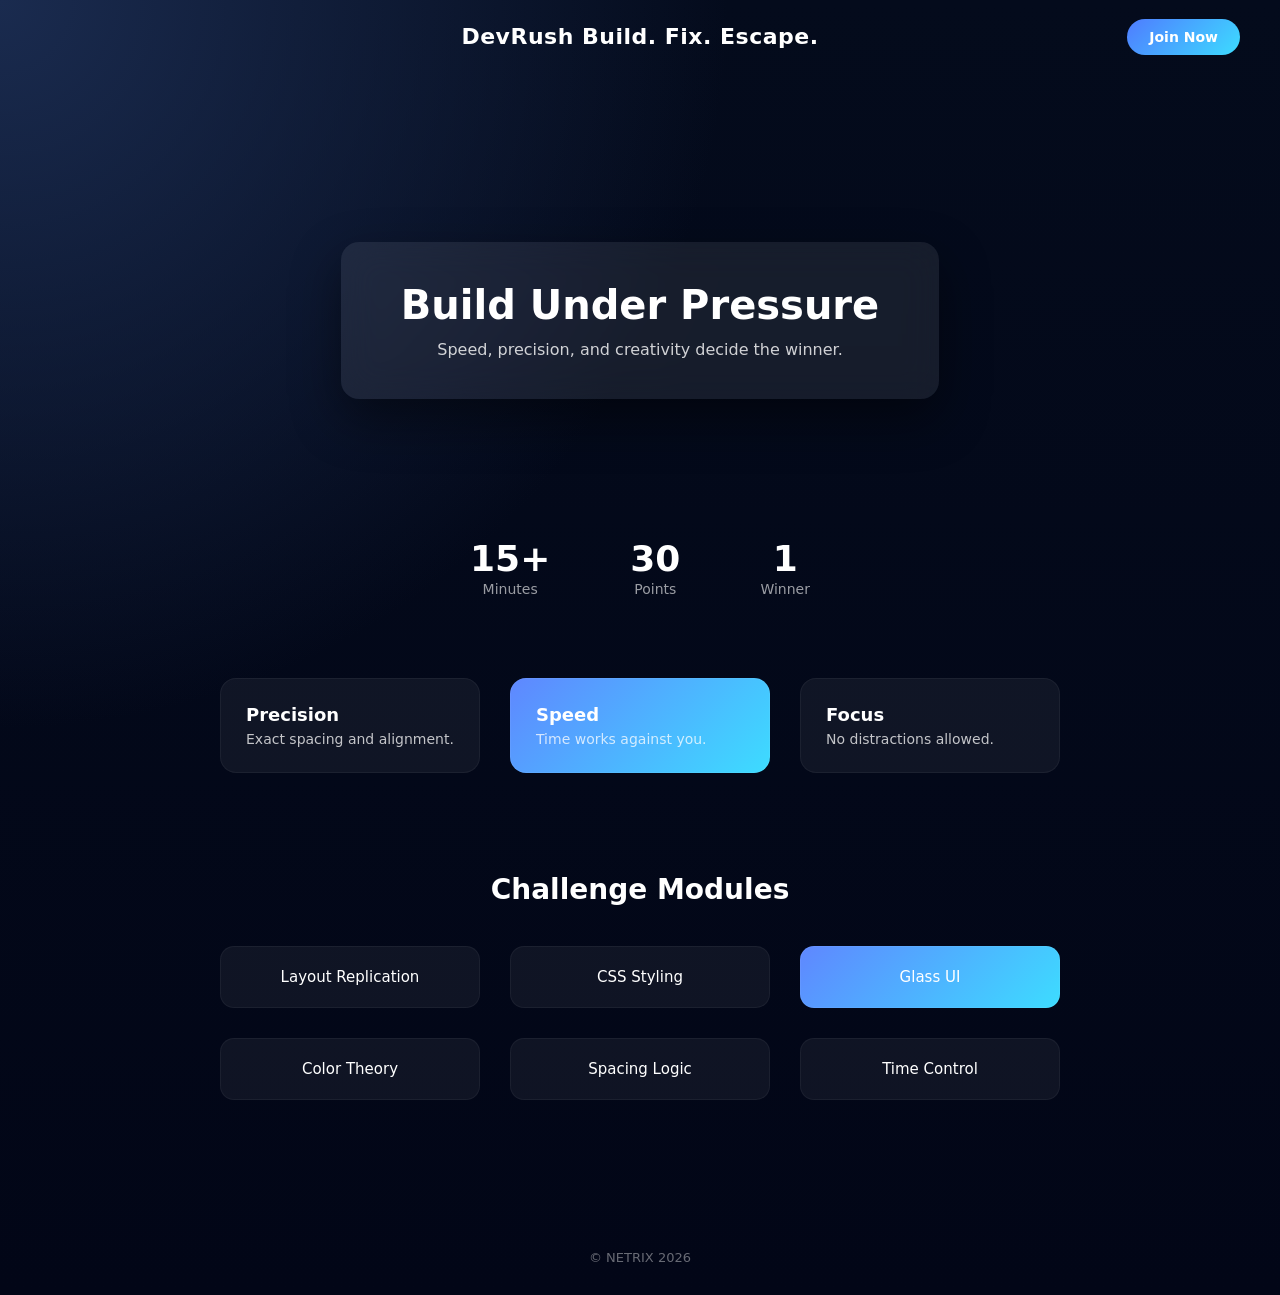
<file: index.html>
<!DOCTYPE html>
<html lang="en">
<head>
  <meta charset="UTF-8" />
  <title>DevRush</title>
  <meta name="viewport" content="width=device-width, initial-scale=1.0" />

  <style>
    * {
      margin: 0;
      padding: 0;
      box-sizing: border-box;
      font-family: "Inter", system-ui, sans-serif;
    }

    body {
      min-height: 100vh;
      background:
        radial-gradient(circle at top left, #1a2b4f 0%, transparent 40%),
        linear-gradient(180deg, #040b1c, #020617);
      color: #fff;
      overflow-x: hidden;
    }

    /* NAVBAR */
    nav {
      display: flex;
      justify-content: center;
      align-items: center;
      padding: 24px 40px;
      position: relative;
    }

    nav h1 {
      font-size: 22px;
      font-weight: 700;
      letter-spacing: 0.5px;
    }

    .join-btn {
      position: absolute;
      right: 40px;
      padding: 10px 22px;
      border-radius: 999px;
      background: linear-gradient(135deg, #4f7cff, #3ddcff);
      color: white;
      text-decoration: none;
      font-weight: 600;
      font-size: 14px;
    }

    /* HERO */
    .hero {
      height: 55vh;
      display: flex;
      justify-content: center;
      align-items: center;
    }

    .hero-card {
      backdrop-filter: blur(18px);
      background: rgba(255, 255, 255, 0.08);
      border-radius: 18px;
      padding: 40px 60px;
      text-align: center;
      box-shadow: 0 20px 50px rgba(0,0,0,0.45);
    }

    .hero-card h2 {
      font-size: 40px;
      margin-bottom: 12px;
    }

    .hero-card p {
      font-size: 16px;
      opacity: 0.8;
    }

    /* STATS */
    .stats {
      display: flex;
      justify-content: center;
      gap: 80px;
      margin-top: -30px;
      margin-bottom: 80px;
    }

    .stat {
      text-align: center;
    }

    .stat h3 {
      font-size: 36px;
      font-weight: 700;
    }

    .stat span {
      font-size: 14px;
      opacity: 0.6;
    }

    /* FEATURE CARDS */
    .features {
      display: flex;
      justify-content: center;
      gap: 30px;
      margin-bottom: 100px;
    }

    .feature {
      width: 260px;
      padding: 26px;
      border-radius: 16px;
      background: rgba(255,255,255,0.05);
      box-shadow: inset 0 0 0 1px rgba(255,255,255,0.05);
    }

    .feature h4 {
      font-size: 18px;
      margin-bottom: 6px;
    }

    .feature p {
      font-size: 14px;
      opacity: 0.75;
    }

    .feature.active {
      background: linear-gradient(135deg, #5f87ff, #3ddcff);
      color: #fff;
    }

    /* MODULES */
    .modules {
      text-align: center;
      margin-bottom: 120px;
    }

    .modules h2 {
      font-size: 28px;
      margin-bottom: 40px;
    }

    .grid {
      display: grid;
      grid-template-columns: repeat(3, 260px);
      gap: 30px;
      justify-content: center;
    }

    .module {
      padding: 22px;
      border-radius: 14px;
      background: rgba(255,255,255,0.05);
      box-shadow: inset 0 0 0 1px rgba(255,255,255,0.05);
      font-size: 15px;
    }

    .module.active {
      background: linear-gradient(135deg, #5f87ff, #3ddcff);
      color: #fff;
    }

    footer {
      text-align: center;
      padding: 30px;
      font-size: 13px;
      opacity: 0.4;
    }
  </style>
</head>

<body>

  <nav>
    <h1>DevRush Build. Fix. Escape.</h1>
    <a class="join-btn" href="#">Join Now</a>
  </nav>

  <section class="hero">
    <div class="hero-card">
      <h2>Build Under Pressure</h2>
      <p>Speed, precision, and creativity decide the winner.</p>
    </div>
  </section>

  <section class="stats">
    <div class="stat">
      <h3>15+</h3>
      <span>Minutes</span>
    </div>
    <div class="stat">
      <h3>30</h3>
      <span>Points</span>
    </div>
    <div class="stat">
      <h3>1</h3>
      <span>Winner</span>
    </div>
  </section>

  <section class="features">
    <div class="feature">
      <h4>Precision</h4>
      <p>Exact spacing and alignment.</p>
    </div>
    <div class="feature active">
      <h4>Speed</h4>
      <p>Time works against you.</p>
    </div>
    <div class="feature">
      <h4>Focus</h4>
      <p>No distractions allowed.</p>
    </div>
  </section>

  <section class="modules">
    <h2>Challenge Modules</h2>

    <div class="grid">
      <div class="module">Layout Replication</div>
      <div class="module">CSS Styling</div>
      <div class="module active">Glass UI</div>

      <div class="module">Color Theory</div>
      <div class="module">Spacing Logic</div>
      <div class="module">Time Control</div>
    </div>
  </section>

  <footer>
    © NETRIX 2026
  </footer>

</body>
</html>
</file>
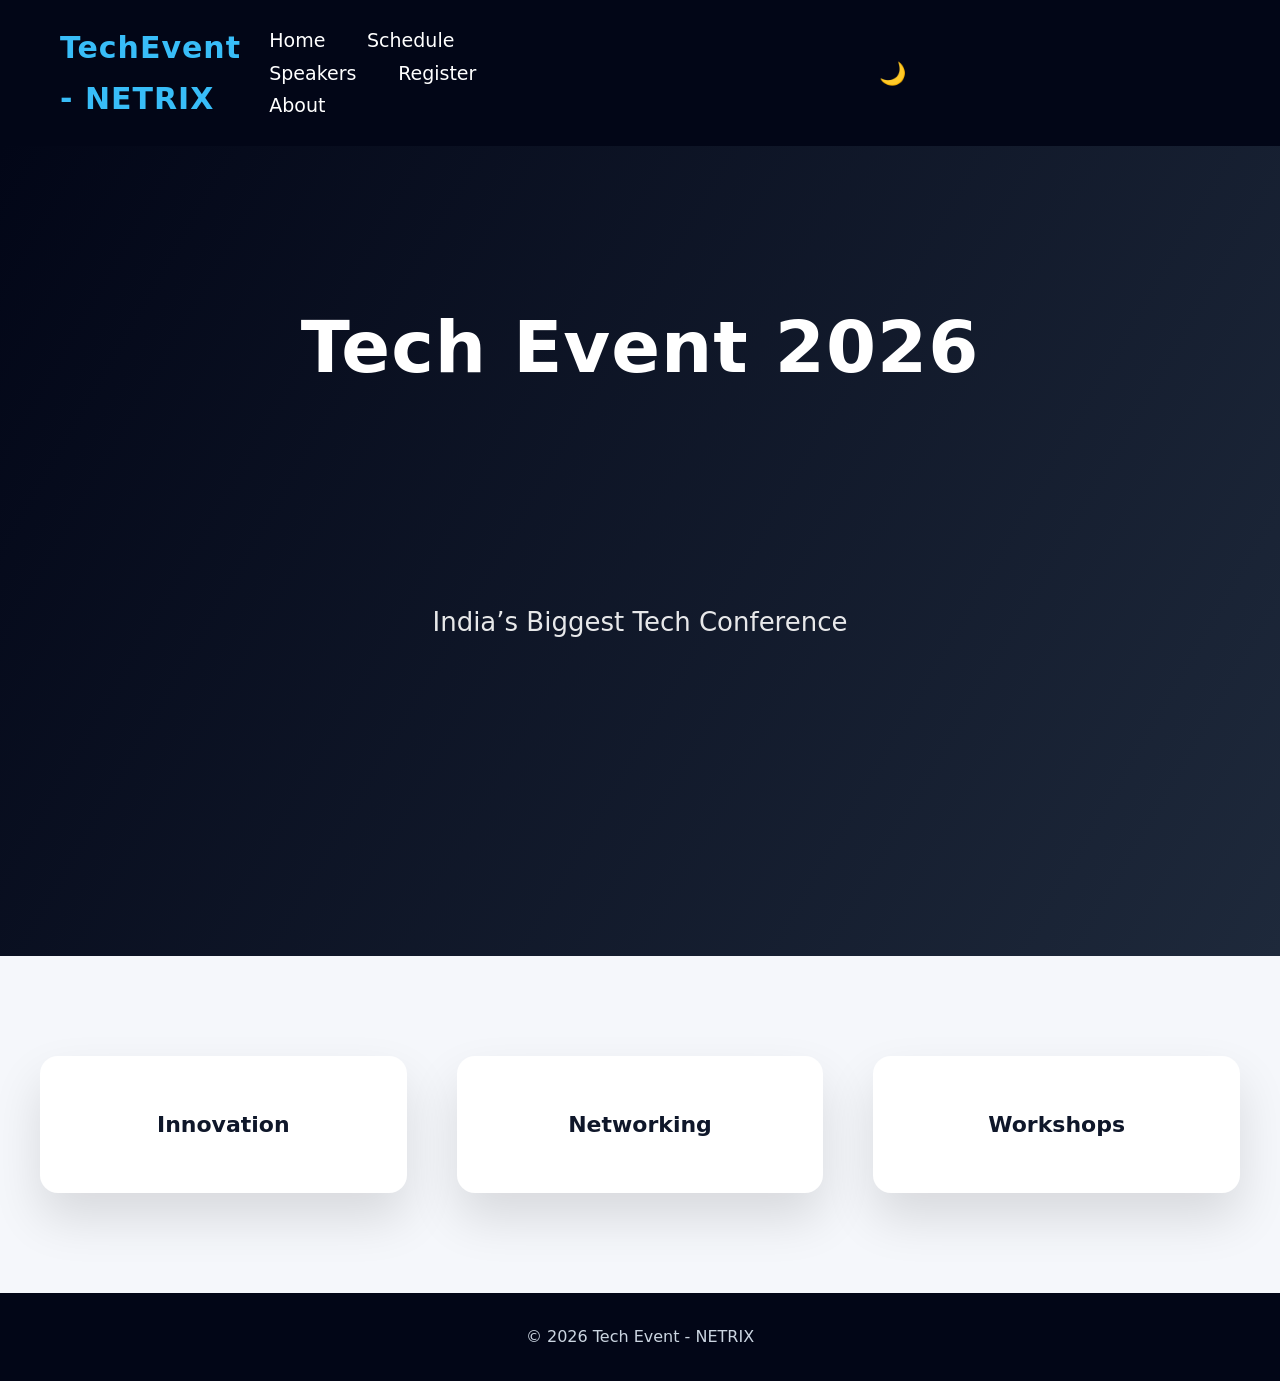
<file: netrix task-2/index.html>
<!DOCTYPE html>
<html lang="en">
<head>
<meta charset="UTF-8">
<meta name="viewport" content="width=device-width, initial-scale=1.0">
<title>Tech Event 2026</title>
<link rel="stylesheet" href="style.css">
</head>
<body>

<div id="loader"><div class="spinner"></div></div>

<nav>
  <h2>TechEvent - NETRIX</h2>
  <div class="menu" id="menu">
    <a href="index.html">Home</a>
    <a href="schedule.html">Schedule</a>
    <a href="speakers.html">Speakers</a>
    <a href="register.html">Register</a>
    <a href="about.html">About</a>
  </div>
  <span id="hamburger">☰</span>
  <button id="themeToggle">🌙</button>
</nav>

<section class="hero">
  <h1>Tech Event 2026</h1>
  <p>India’s Biggest Tech Conference</p>
</section>

<section class="container cards">
  <div class="card">Innovation</div>
  <div class="card">Networking</div>
  <div class="card">Workshops</div>
</section>

<footer>© 2026 Tech Event - NETRIX</footer>

<script src="script.js"></script>
</body>
</html>
</file>
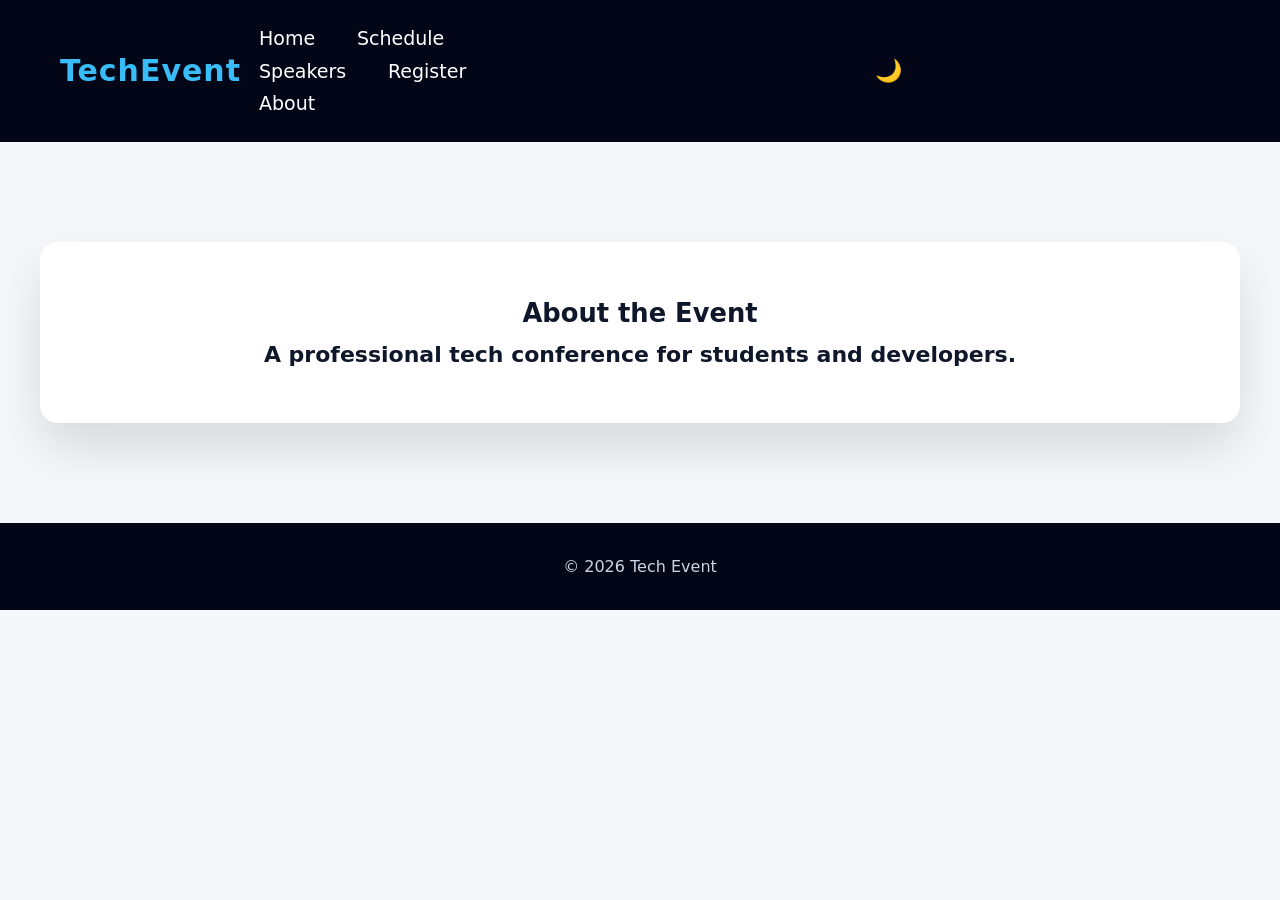
<file: netrix task-2/about.html>
<!DOCTYPE html>
<html lang="en">
<head>
<meta charset="UTF-8">
<meta name="viewport" content="width=device-width, initial-scale=1.0">
<title>About</title>
<link rel="stylesheet" href="style.css">
</head>
<body>

<div id="loader"><div class="spinner"></div></div>

<nav>
  <h2>TechEvent</h2>
  <div class="menu" id="menu">
    <a href="index.html">Home</a>
    <a href="schedule.html">Schedule</a>
    <a href="speakers.html">Speakers</a>
    <a href="register.html">Register</a>
    <a href="about.html">About</a>
  </div>
  <span id="hamburger">☰</span>
  <button id="themeToggle">🌙</button>
</nav>

<section class="container cards">
  <div class="card">
    <h3>About the Event</h3>
    <p>A professional tech conference for students and developers.</p>
  </div>
</section>

<footer>© 2026 Tech Event</footer>

<script src="script.js"></script>
</body>
</html>
</file>
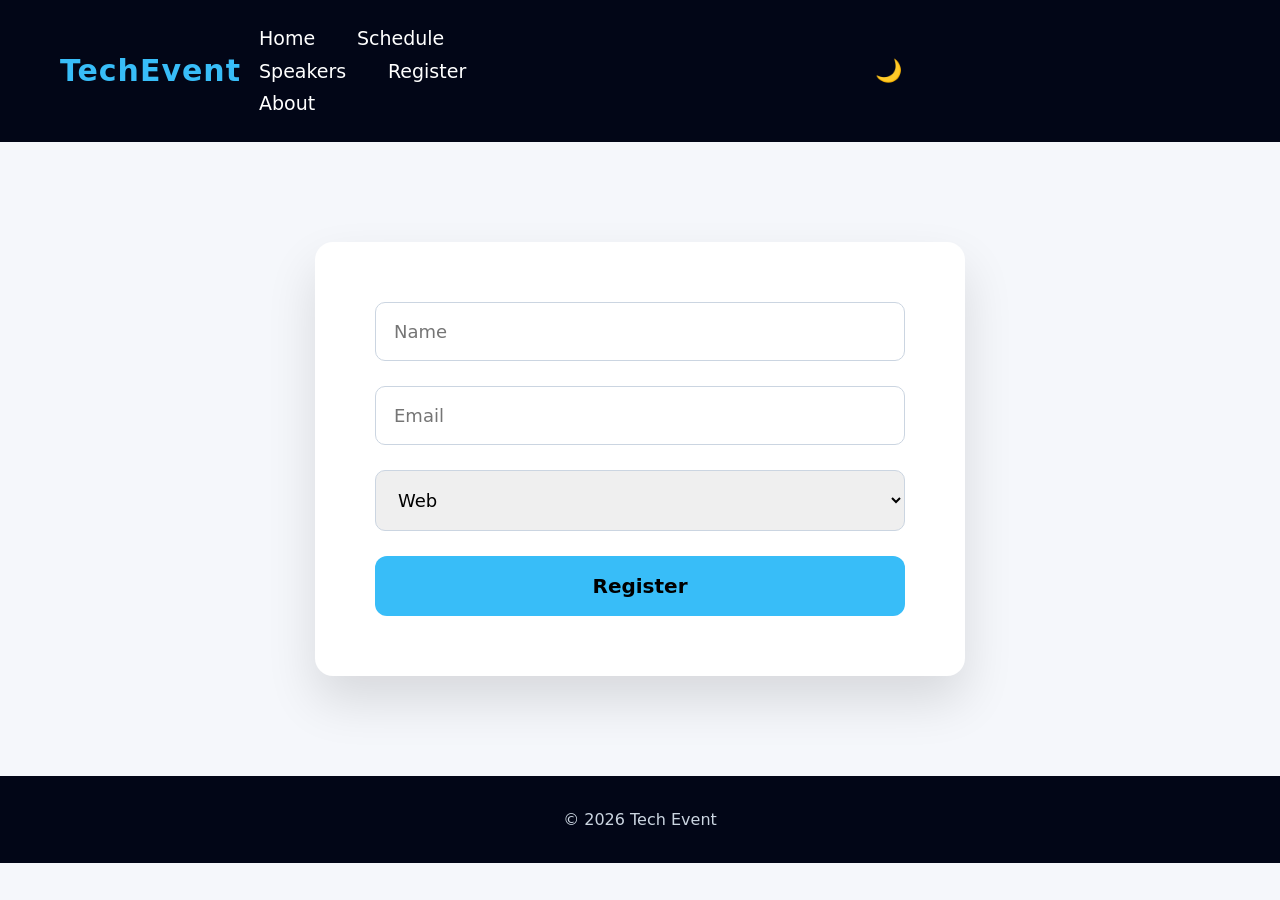
<file: netrix task-2/register.html>
<!DOCTYPE html>
<html lang="en">
<head>
<meta charset="UTF-8">
<meta name="viewport" content="width=device-width, initial-scale=1.0">
<title>Register</title>
<link rel="stylesheet" href="style.css">
</head>
<body>

<div id="loader"><div class="spinner"></div></div>

<nav>
  <h2>TechEvent</h2>
  <div class="menu" id="menu">
    <a href="index.html">Home</a>
    <a href="schedule.html">Schedule</a>
    <a href="speakers.html">Speakers</a>
    <a href="register.html">Register</a>
    <a href="about.html">About</a>
  </div>
  <span id="hamburger">☰</span>
  <button id="themeToggle">🌙</button>
</nav>

<section class="container">
  <form>
    <input type="text" placeholder="Name" required>
    <input type="email" placeholder="Email" required>
    <select>
      <option>Web</option>
      <option>AI / ML</option>
      <option>Cyber</option>
      <option>Cloud</option>
    </select>
    <button type="submit">Register</button>
  </form>
</section>

<div id="toast">🎉 Registration Successful</div>

<footer>© 2026 Tech Event</footer>

<script src="script.js"></script>
</body>
</html>
</file>
<file: netrix task-2/style.css>
/* RESET */
* {
  margin: 0;
  padding: 0;
  box-sizing: border-box;
  font-family: "Segoe UI", system-ui, sans-serif;
}

body {
  background: #f5f7fb;
  color: #0f172a;
  font-size: 18px; /* 🔥 BASE FONT SIZE INCREASED */
  line-height: 1.7;
}

/* ================= LOADER ================= */
#loader {
  position: fixed;
  inset: 0;
  background: #020617;
  display: flex;
  justify-content: center;
  align-items: center;
  z-index: 9999;
}
.spinner {
  width: 70px;
  height: 70px;
  border: 7px solid #38bdf8;
  border-top: 7px solid transparent;
  border-radius: 50%;
  animation: spin 1s linear infinite;
}
@keyframes spin {
  to { transform: rotate(360deg); }
}

/* ================= NAVBAR ================= */
nav {
  background: #020617;
  padding: 22px 60px;
  display: flex;
  justify-content: space-between;
  align-items: center;
}

nav h2 {
  color: #38bdf8;
  font-size: 30px; /* 🔥 BIGGER LOGO */
  letter-spacing: 1px;
}

.menu a {
  color: white;
  text-decoration: none;
  margin: 0 18px;
  font-size: 19px;
  font-weight: 500;
}
.menu a:hover {
  color: #38bdf8;
}

#hamburger {
  display: none;
  font-size: 32px;
  color: white;
  cursor: pointer;
}

#themeToggle {
  background: none;
  border: none;
  color: white;
  font-size: 22px;
  cursor: pointer;
}

/* ================= HERO ================= */
.hero {
  min-height: 90vh; /* 🔥 USE SCREEN */
  background: linear-gradient(120deg,#020617,#1e293b);
  color: white;
  padding: 140px 30px;
  text-align: center;
  display: flex;
  flex-direction: column;
  justify-content: center;
}

.hero h1 {
  font-size: 72px; /* 🔥 MASSIVE TITLE */
  font-weight: 800;
  letter-spacing: 1px;
  margin-bottom: 20px;
}

.hero p {
  font-size: 26px;
  opacity: 0.9;
  max-width: 900px;
  margin: auto;
}

/* ================= LAYOUT ================= */
.container {
  max-width: 1400px; /* 🔥 MORE WIDTH */
  margin: auto;
  padding: 100px 40px;
}

/* ================= CARDS ================= */
.cards {
  display: grid;
  grid-template-columns: repeat(auto-fit, minmax(320px, 1fr));
  gap: 50px;
}

.card {
  background: white;
  padding: 50px;
  border-radius: 18px;
  box-shadow: 0 25px 50px rgba(0,0,0,.12);
  font-size: 22px; /* 🔥 BIG CONTENT */
  font-weight: 600;
  text-align: center;

  opacity: 0;
  transform: translateY(50px);
  transition: .7s ease;
}

.card.show {
  opacity: 1;
  transform: translateY(0);
}

.card:hover {
  transform: translateY(-12px) scale(1.03);
}

/* ================= FORM ================= */
form {
  background: white;
  padding: 60px;
  border-radius: 18px;
  max-width: 650px;
  margin: auto;
  box-shadow: 0 25px 50px rgba(0,0,0,.12);
}

input, select {
  width: 100%;
  padding: 18px;
  margin-bottom: 25px;
  font-size: 18px;
  border-radius: 10px;
  border: 1px solid #cbd5e1;
}

button {
  width: 100%;
  padding: 18px;
  font-size: 20px;
  font-weight: bold;
  background: #38bdf8;
  border: none;
  border-radius: 12px;
  cursor: pointer;
}
button:hover {
  background: #0ea5e9;
}

/* ================= TOAST ================= */
#toast {
  position: fixed;
  bottom: 40px;
  right: 40px;
  background: #38bdf8;
  padding: 18px 28px;
  border-radius: 12px;
  font-size: 18px;
  font-weight: bold;
  opacity: 0;
  transform: translateY(20px);
  transition: .4s;
}
#toast.show {
  opacity: 1;
  transform: translateY(0);
}

/* ================= FOOTER ================= */
footer {
  background: #020617;
  color: #cbd5e1;
  text-align: center;
  padding: 30px;
  font-size: 16px;
}

/* ================= DARK MODE ================= */
body.dark {
  background: #020617;
  color: #e5e7eb;
}
body.dark .card,
body.dark form {
  background: #020617;
  border: 1px solid #1e293b;
}
body.dark input,
body.dark select {
  background: #020617;
  color: white;
  border: 1px solid #334155;
}

/* ================= MOBILE ================= */
@media (max-width: 900px) {

  nav {
    padding: 18px 30px;
  }

  .menu {
    display: none;
    flex-direction: column;
    background: #020617;
    width: 100%;
    text-align: center;
    padding: 25px 0;
  }
  .menu.show {
    display: flex;
  }

  #hamburger {
    display: block;
  }

  .hero h1 {
    font-size: 46px;
  }

  .hero p {
    font-size: 20px;
  }

  .container {
    padding: 70px 25px;
  }
}
</file>
